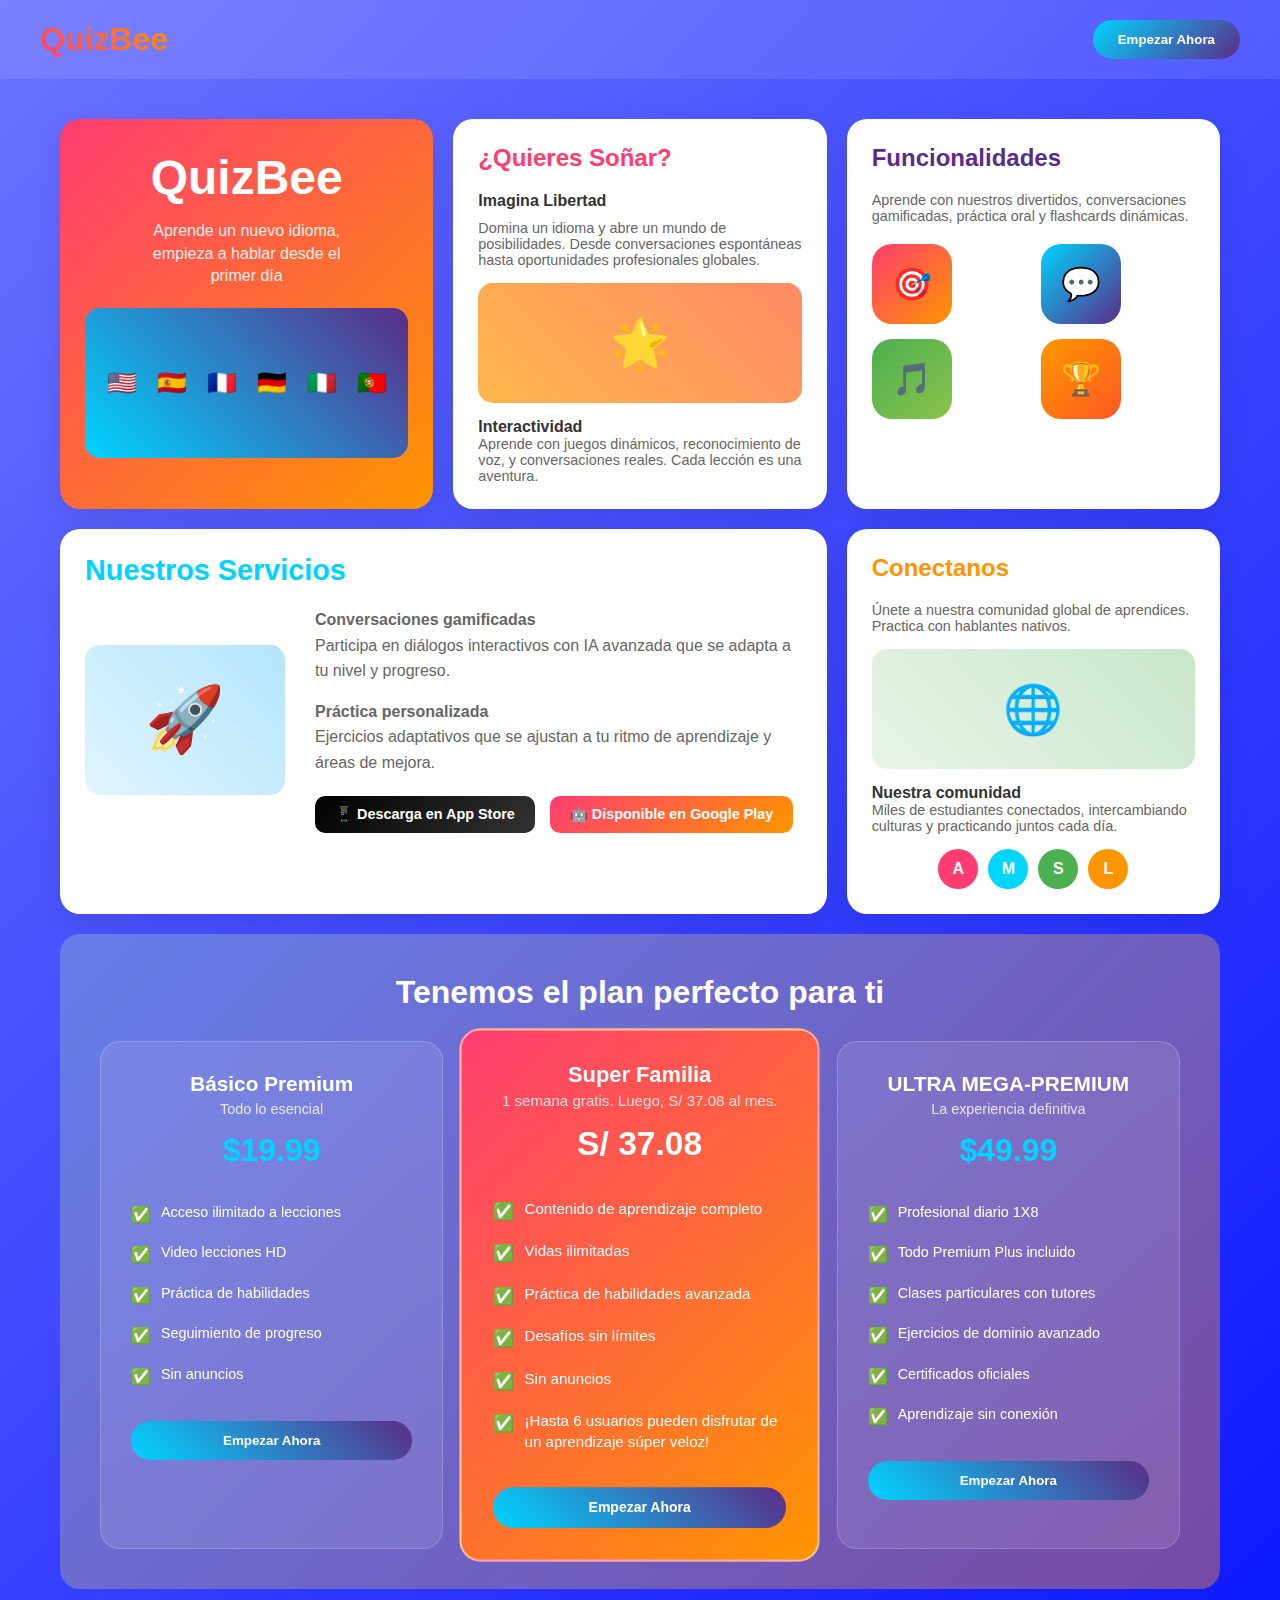
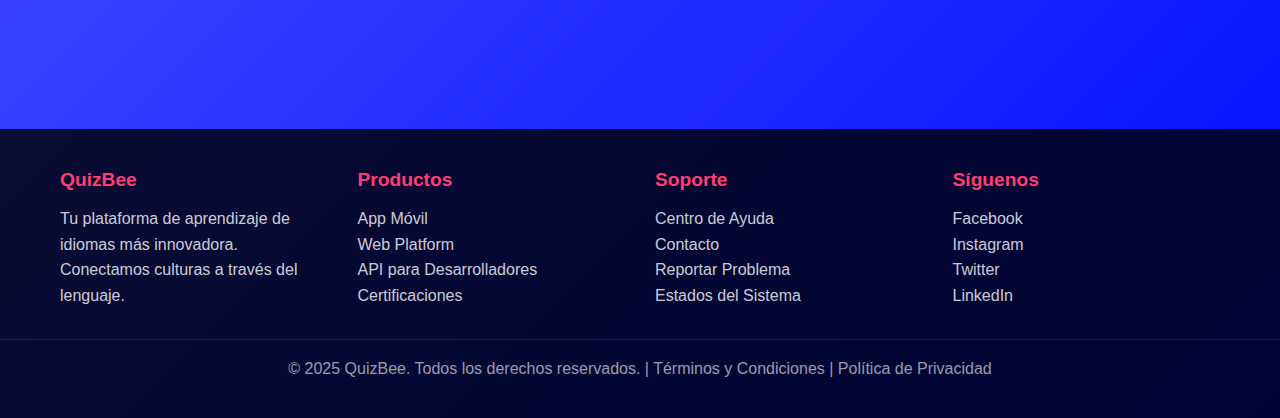
<file: index.html>
<!DOCTYPE html>
<html lang="es">
<head>
    <meta charset="UTF-8">
    <meta name="viewport" content="width=device-width, initial-scale=1.0">
    <title>QuizBee - Aprende un nuevo idioma</title>
     <link rel="stylesheet" href="styles.css">
</head>
<body>
    <nav class="navbar">
        <div class="logo">QuizBee</div>
        <div class="nav-buttons">
            <button class="btn-empezar">Empezar Ahora</button>
        </div>
    </nav>

    <div class="container">
        <div class="main-grid">
            <!-- Hero Card -->
            <div class="card hero-card">
                <h1>QuizBee</h1>
                <p>Aprende un nuevo idioma,<br>empieza a hablar desde el<br>primer día</p>
                <div class="world-visual">
                    <div class="flags-container">
                        <div class="flag">🇺🇸</div>
                        <div class="flag">🇪🇸</div>
                        <div class="flag">🇫🇷</div>
                        <div class="flag">🇩🇪</div>
                        <div class="flag">🇮🇹</div>
                        <div class="flag">🇵🇹</div>
                    </div>
                </div>
            </div>

            <!-- ¿Quieres Soñar? -->
            <div class="card dream-card">
                <h2>¿Quieres Soñar?</h2>
                <p><strong>Imagina Libertad</strong></p>
                <p style="font-size: 0.9rem; color: #666; margin: 10px 0;">Domina un idioma y abre un mundo de posibilidades. Desde conversaciones espontáneas hasta oportunidades profesionales globales.</p>
                <div class="illustration">🌟</div>
                <p><strong>Interactividad</strong></p>
                <p style="font-size: 0.9rem; color: #666;">Aprende con juegos dinámicos, reconocimiento de voz, y conversaciones reales. Cada lección es una aventura.</p>
            </div>

            <!-- Funcionalidades -->
            <div class="card features-card">
                <h2>Funcionalidades</h2>
                <p style="font-size: 0.9rem; color: #666; margin-bottom: 20px;">Aprende con nuestros divertidos, conversaciones gamificadas, práctica oral y flashcards dinámicas.</p>
                <div class="feature-icons">
                    <div class="feature-icon">🎯</div>
                    <div class="feature-icon">💬</div>
                    <div class="feature-icon">🎵</div>
                    <div class="feature-icon">🏆</div>
                </div>
            </div>

            <!-- Nuestros Servicios -->
            <div class="card services-card">
                <h2>Nuestros Servicios</h2>
                <div class="services-content">
                    <div class="service-image">🚀</div>
                    <div class="service-text">
                        <p><strong>Conversaciones gamificadas</strong><br>
                        Participa en diálogos interactivos con IA avanzada que se adapta a tu nivel y progreso.</p>
                        
                        <p><strong>Práctica personalizada</strong><br>
                        Ejercicios adaptativos que se ajustan a tu ritmo de aprendizaje y áreas de mejora.</p>
                        
                        <div class="app-icons">
                            <div class="app-icon app-store">📱 Descarga en App Store</div>
                            <div class="app-icon google-play">🤖 Disponible en Google Play</div>
                        </div>
                    </div>
                </div>
            </div>

            <!-- Conectanos -->
            <div class="card connect-card">
                <h2>Conectanos</h2>
                <p style="font-size: 0.9rem; color: #666; margin-bottom: 15px;">Únete a nuestra comunidad global de aprendices. Practica con hablantes nativos.</p>
                
                <div class="connect-illustration">🌐</div>
                
                <p><strong>Nuestra comunidad</strong></p>
                <p style="font-size: 0.9rem; color: #666;">Miles de estudiantes conectados, intercambiando culturas y practicando juntos cada día.</p>
                
                <div class="user-avatars">
                    <div class="avatar">A</div>
                    <div class="avatar">M</div>
                    <div class="avatar">S</div>
                    <div class="avatar">L</div>
                </div>
            </div>

            <!-- Pricing Section -->
            <div class="pricing-section">
                <h2 class="pricing-title">Tenemos el plan perfecto para ti</h2>
                <div class="pricing-cards">
                    <!-- Plan Básico -->
                    <div class="pricing-card">
                        <div class="plan-header">
                            <div class="plan-name">Básico Premium</div>
                            <div class="plan-subtitle">Todo lo esencial</div>
                            <div class="plan-price">$19.99</div>
                        </div>
                        <ul class="plan-features">
                            <li>Acceso ilimitado a lecciones</li>
                            <li>Video lecciones HD</li>
                            <li>Práctica de habilidades</li>
                            <li>Seguimiento de progreso</li>
                            <li>Sin anuncios</li>
                        </ul>
                        <button class="plan-cta">Empezar Ahora</button>
                    </div>

                    <!-- Plan Super Familia (Featured) -->
                    <div class="pricing-card featured">
                        <div class="plan-header">
                            <div class="plan-name">Super Familia</div>
                            <div class="plan-subtitle">1 semana gratis. Luego, S/ 37.08 al mes.</div>
                            <div class="plan-price">S/ 37.08</div>
                        </div>
                        <ul class="plan-features">
                            <li>Contenido de aprendizaje completo</li>
                            <li>Vidas ilimitadas</li>
                            <li>Práctica de habilidades avanzada</li>
                            <li>Desafíos sin límites</li>
                            <li>Sin anuncios</li>
                            <li>¡Hasta 6 usuarios pueden disfrutar de un aprendizaje súper veloz!</li>
                        </ul>
                        <button class="plan-cta">Empezar Ahora</button>
                    </div>

                    <!-- Plan Ultra Premium -->
                    <div class="pricing-card">
                        <div class="plan-header">
                            <div class="plan-name">ULTRA MEGA-PREMIUM</div>
                            <div class="plan-subtitle">La experiencia definitiva</div>
                            <div class="plan-price">$49.99</div>
                        </div>
                        <ul class="plan-features">
                            <li>Profesional diario 1X8</li>
                            <li>Todo Premium Plus incluido</li>
                            <li>Clases particulares con tutores</li>
                            <li>Ejercicios de dominio avanzado</li>
                            <li>Certificados oficiales</li>
                            <li>Aprendizaje sin conexión</li>
                        </ul>
                        <button class="plan-cta">Empezar Ahora</button>
                    </div>
                </div>
            </div>
        </div>
    </div>

    <footer class="footer">
        <div class="footer-content">
            <div class="footer-section">
                <h4>QuizBee</h4>
                <p>Tu plataforma de aprendizaje de idiomas más innovadora. Conectamos culturas a través del lenguaje.</p>
            </div>
            <div class="footer-section">
                <h4>Productos</h4>
                <a href="#">App Móvil</a><br>
                <a href="#">Web Platform</a><br>
                <a href="#">API para Desarrolladores</a><br>
                <a href="#">Certificaciones</a>
            </div>
            <div class="footer-section">
                <h4>Soporte</h4>
                <a href="#">Centro de Ayuda</a><br>
                <a href="#">Contacto</a><br>
                <a href="#">Reportar Problema</a><br>
                <a href="#">Estados del Sistema</a>
            </div>
            <div class="footer-section">
                <h4>Síguenos</h4>
                <a href="#">Facebook</a><br>
                <a href="#">Instagram</a><br>
                <a href="#">Twitter</a><br>
                <a href="#">LinkedIn</a>
            </div>
        </div>
        <div class="footer-bottom">
            <p>&copy; 2025 QuizBee. Todos los derechos reservados. | Términos y Condiciones | Política de Privacidad</p>
        </div>
    </footer>
</body>
</html>
</file>
<file: styles.css>
* {
            margin: 0;
            padding: 0;
            box-sizing: border-box;
        }

        body {
            font-family: -apple-system, BlinkMacSystemFont, 'Segoe UI', Roboto, sans-serif;
            background: linear-gradient(135deg, #6B73FF 0%, #000DFF 100%);
            min-height: 100vh;
            color: #333;
        }

        .navbar {
            display: flex;
            justify-content: space-between;
            align-items: center;
            padding: 20px 40px;
            background: rgba(255, 255, 255, 0.1);
            backdrop-filter: blur(10px);
            position: sticky;
            top: 0;
            z-index: 100;
        }

        .logo {
            font-size: 2rem;
            font-weight: 700;
            background: linear-gradient(45deg, #FF3D71, #FF9500);
            -webkit-background-clip: text;
            -webkit-text-fill-color: transparent;
        }

        .nav-buttons {
            display: flex;
            gap: 15px;
        }

        .btn-empezar {
            background: linear-gradient(135deg, #00D4FF, #5B2C87);
            color: white;
            padding: 12px 25px;
            border-radius: 50px;
            border: none;
            font-weight: 600;
            cursor: pointer;
            transition: all 0.3s ease;
        }

        .btn-empezar:hover {
            transform: translateY(-2px);
            box-shadow: 0 10px 20px rgba(0, 212, 255, 0.3);
        }

        .container {
            max-width: 1200px;
            margin: 0 auto;
            padding: 40px 20px;
        }

        .main-grid {
            display: grid;
            grid-template-columns: repeat(3, 1fr);
            grid-template-rows: repeat(3, auto);
            gap: 20px;
            margin-bottom: 40px;
        }

        .card {
            background: white;
            border-radius: 20px;
            padding: 25px;
            box-shadow: 0 10px 30px rgba(0, 0, 0, 0.1);
            transition: all 0.4s cubic-bezier(0.175, 0.885, 0.32, 1.275);
            position: relative;
            overflow: hidden;
        }

        .card::before {
            content: '';
            position: absolute;
            top: 0;
            left: -100%;
            width: 100%;
            height: 100%;
            background: linear-gradient(90deg, transparent, rgba(255, 61, 113, 0.1), transparent);
            transition: all 0.6s ease;
        }

        .card:hover::before {
            left: 100%;
        }

        .card:hover {
            transform: translateY(-10px) scale(1.02);
            box-shadow: 0 20px 40px rgba(107, 115, 255, 0.2);
        }

        /* Header principal */
        .hero-card {
            grid-column: 1 / 2;
            grid-row: 1 / 2;
            background: linear-gradient(135deg, #FF3D71, #FF9500);
            color: white;
            text-align: center;
            display: flex;
            flex-direction: column;
            justify-content: center;
            align-items: center;
        }

        .hero-card h1 {
            font-size: 3rem;
            font-weight: 700;
            margin-bottom: 15px;
        }

        .hero-card p {
            font-size: 1rem;
            opacity: 0.9;
            line-height: 1.4;
        }

        .world-visual {
            width: 100%;
            height: 150px;
            background: linear-gradient(45deg, #00D4FF, #5B2C87);
            border-radius: 15px;
            display: flex;
            align-items: center;
            justify-content: center;
            margin: 20px 0;
            position: relative;
            overflow: hidden;
        }

        .flags-container {
            display: flex;
            gap: 10px;
            flex-wrap: wrap;
            justify-content: center;
            align-items: center;
        }

        .flag {
            width: 40px;
            height: 30px;
            border-radius: 5px;
            display: flex;
            align-items: center;
            justify-content: center;
            font-size: 1.5rem;
            animation: float 3s ease-in-out infinite;
        }

        .flag:nth-child(2) { animation-delay: 0.5s; }
        .flag:nth-child(3) { animation-delay: 1s; }
        .flag:nth-child(4) { animation-delay: 1.5s; }

        @keyframes float {
            0%, 100% { transform: translateY(0px); }
            50% { transform: translateY(-10px); }
        }

        /* ¿Quieres Soñar? */
        .dream-card {
            grid-column: 2 / 3;
            grid-row: 1 / 2;
        }

        .dream-card h2 {
            color: #FF3D71;
            font-size: 1.5rem;
            margin-bottom: 20px;
            font-weight: 700;
        }

        .illustration {
            width: 100%;
            height: 120px;
            background: linear-gradient(45deg, #FFB74D, #FF8A65);
            border-radius: 15px;
            display: flex;
            align-items: center;
            justify-content: center;
            font-size: 3rem;
            margin: 15px 0;
        }

        /* Funcionalidades */
        .features-card {
            grid-column: 3 / 4;
            grid-row: 1 / 2;
        }

        .features-card h2 {
            color: #5B2C87;
            font-size: 1.5rem;
            margin-bottom: 20px;
            font-weight: 700;
        }

        .feature-icons {
            display: grid;
            grid-template-columns: 1fr 1fr;
            gap: 15px;
            margin: 20px 0;
        }

        .feature-icon {
            width: 80px;
            height: 80px;
            border-radius: 20px;
            display: flex;
            align-items: center;
            justify-content: center;
            font-size: 2rem;
            transition: all 0.3s ease;
            cursor: pointer;
            color: white;
            font-weight: bold;
        }

        .feature-icon:nth-child(1) { background: linear-gradient(135deg, #FF3D71, #FF9500); }
        .feature-icon:nth-child(2) { background: linear-gradient(135deg, #00D4FF, #5B2C87); }
        .feature-icon:nth-child(3) { background: linear-gradient(135deg, #4CAF50, #8BC34A); }
        .feature-icon:nth-child(4) { background: linear-gradient(135deg, #FF9800, #FF5722); }

        .feature-icon:hover {
            transform: scale(1.1) rotate(5deg);
            box-shadow: 0 10px 20px rgba(0, 0, 0, 0.2);
        }

        /* Nuestros servicios */
        .services-card {
            grid-column: 1 / 3;
            grid-row: 2 / 3;
        }

        .services-card h2 {
            color: #00D4FF;
            font-size: 1.8rem;
            margin-bottom: 20px;
            font-weight: 700;
        }

        .services-content {
            display: flex;
            gap: 30px;
            align-items: center;
        }

        .service-image {
            width: 200px;
            height: 150px;
            background: linear-gradient(45deg, #E1F5FE, #B3E5FC);
            border-radius: 15px;
            display: flex;
            align-items: center;
            justify-content: center;
            font-size: 4rem;
        }

        .service-text {
            flex: 1;
        }

        .service-text p {
            color: #666;
            line-height: 1.6;
            margin-bottom: 15px;
        }

        .app-icons {
            display: flex;
            gap: 15px;
            margin-top: 20px;
        }

        .app-icon {
            padding: 10px 20px;
            border-radius: 10px;
            color: white;
            font-weight: 600;
            font-size: 0.9rem;
            display: flex;
            align-items: center;
            gap: 8px;
        }

        .app-store { background: linear-gradient(135deg, #000, #333); }
        .google-play { background: linear-gradient(135deg, #FF3D71, #FF9500); }

        /* Conectanos */
        .connect-card {
            grid-column: 3 / 4;
            grid-row: 2 / 3;
        }

        .connect-card h2 {
            color: #FF9500;
            font-size: 1.5rem;
            margin-bottom: 20px;
            font-weight: 700;
        }

        .connect-illustration {
            width: 100%;
            height: 120px;
            background: linear-gradient(45deg, #E8F5E8, #C8E6C9);
            border-radius: 15px;
            display: flex;
            align-items: center;
            justify-content: center;
            font-size: 3rem;
            margin: 15px 0;
        }

        .user-avatars {
            display: flex;
            gap: 10px;
            justify-content: center;
            margin-top: 15px;
        }

        .avatar {
            width: 40px;
            height: 40px;
            border-radius: 50%;
            display: flex;
            align-items: center;
            justify-content: center;
            color: white;
            font-weight: bold;
        }

        .avatar:nth-child(1) { background: #FF3D71; }
        .avatar:nth-child(2) { background: #00D4FF; }
        .avatar:nth-child(3) { background: #4CAF50; }
        .avatar:nth-child(4) { background: #FF9500; }

        /* Pricing Section */
        .pricing-section {
            grid-column: 1 / 4;
            grid-row: 3 / 4;
            background: linear-gradient(135deg, #667eea 0%, #764ba2 100%);
            color: white;
            padding: 40px;
            border-radius: 20px;
            position: relative;
            overflow: hidden;
        }

        .pricing-title {
            text-align: center;
            font-size: 2rem;
            font-weight: 700;
            margin-bottom: 30px;
        }

        .pricing-cards {
            display: grid;
            grid-template-columns: repeat(3, 1fr);
            gap: 25px;
        }

        .pricing-card {
            background: rgba(255, 255, 255, 0.1);
            backdrop-filter: blur(20px);
            border-radius: 20px;
            padding: 30px;
            border: 1px solid rgba(255, 255, 255, 0.2);
            transition: all 0.4s cubic-bezier(0.175, 0.885, 0.32, 1.275);
            position: relative;
            cursor: pointer;
        }

        .pricing-card.featured {
            background: linear-gradient(135deg, #FF3D71, #FF9500);
            transform: scale(1.05);
            border: 2px solid rgba(255, 255, 255, 0.5);
        }

        .pricing-card:hover {
            transform: translateY(-10px) scale(1.05);
            background: rgba(255, 255, 255, 0.2);
            box-shadow: 0 20px 40px rgba(0, 0, 0, 0.3);
        }

        .pricing-card.featured:hover {
            transform: translateY(-10px) scale(1.1);
        }

        .plan-header {
            text-align: center;
            margin-bottom: 25px;
        }

        .plan-name {
            font-size: 1.3rem;
            font-weight: 700;
            margin-bottom: 5px;
        }

        .plan-subtitle {
            font-size: 0.9rem;
            opacity: 0.8;
            margin-bottom: 15px;
        }

        .plan-price {
            font-size: 2rem;
            font-weight: 700;
            color: #00D4FF;
        }

        .pricing-card.featured .plan-price {
            color: white;
        }

        .plan-features {
            list-style: none;
            margin-bottom: 25px;
        }

        .plan-features li {
            padding: 8px 0;
            display: flex;
            align-items: flex-start;
            gap: 10px;
            font-size: 0.9rem;
            line-height: 1.4;
        }

        .plan-features li::before {
            content: '✅';
            font-size: 1rem;
            margin-top: 2px;
        }

        .plan-cta {
            background: linear-gradient(45deg, #00D4FF, #5B2C87);
            border: none;
            padding: 12px 25px;
            border-radius: 50px;
            color: white;
            font-weight: 600;
            cursor: pointer;
            width: 100%;
            transition: all 0.3s ease;
        }

        .plan-cta:hover {
            transform: translateY(-2px);
            box-shadow: 0 10px 20px rgba(0, 0, 0, 0.2);
        }

        .footer {
            background: rgba(0, 0, 0, 0.8);
            color: white;
            padding: 40px 0;
            margin-top: 60px;
        }

        .footer-content {
            max-width: 1200px;
            margin: 0 auto;
            padding: 0 20px;
            display: grid;
            grid-template-columns: repeat(auto-fit, minmax(250px, 1fr));
            gap: 30px;
        }

        .footer-section h4 {
            font-size: 1.2rem;
            margin-bottom: 15px;
            color: #FF3D71;
        }

        .footer-section p, .footer-section a {
            color: rgba(255, 255, 255, 0.8);
            text-decoration: none;
            line-height: 1.6;
        }

        .footer-section a:hover {
            color: #00D4FF;
        }

        .footer-bottom {
            text-align: center;
            padding-top: 20px;
            margin-top: 30px;
            border-top: 1px solid rgba(255, 255, 255, 0.1);
            color: rgba(255, 255, 255, 0.6);
        }

        @media (max-width: 768px) {
            .main-grid {
                grid-template-columns: 1fr;
                grid-template-rows: auto;
            }

            .hero-card, .dream-card, .features-card, .services-card, .connect-card, .pricing-section {
                grid-column: 1;
                grid-row: auto;
            }

            .pricing-cards {
                grid-template-columns: 1fr;
            }

            .pricing-card.featured {
                transform: none;
            }

            .services-content {
                flex-direction: column;
            }

            .navbar {
                padding: 15px 20px;
            }

            .hero-card h1 {
                font-size: 2rem;
            }
        }
</file>
